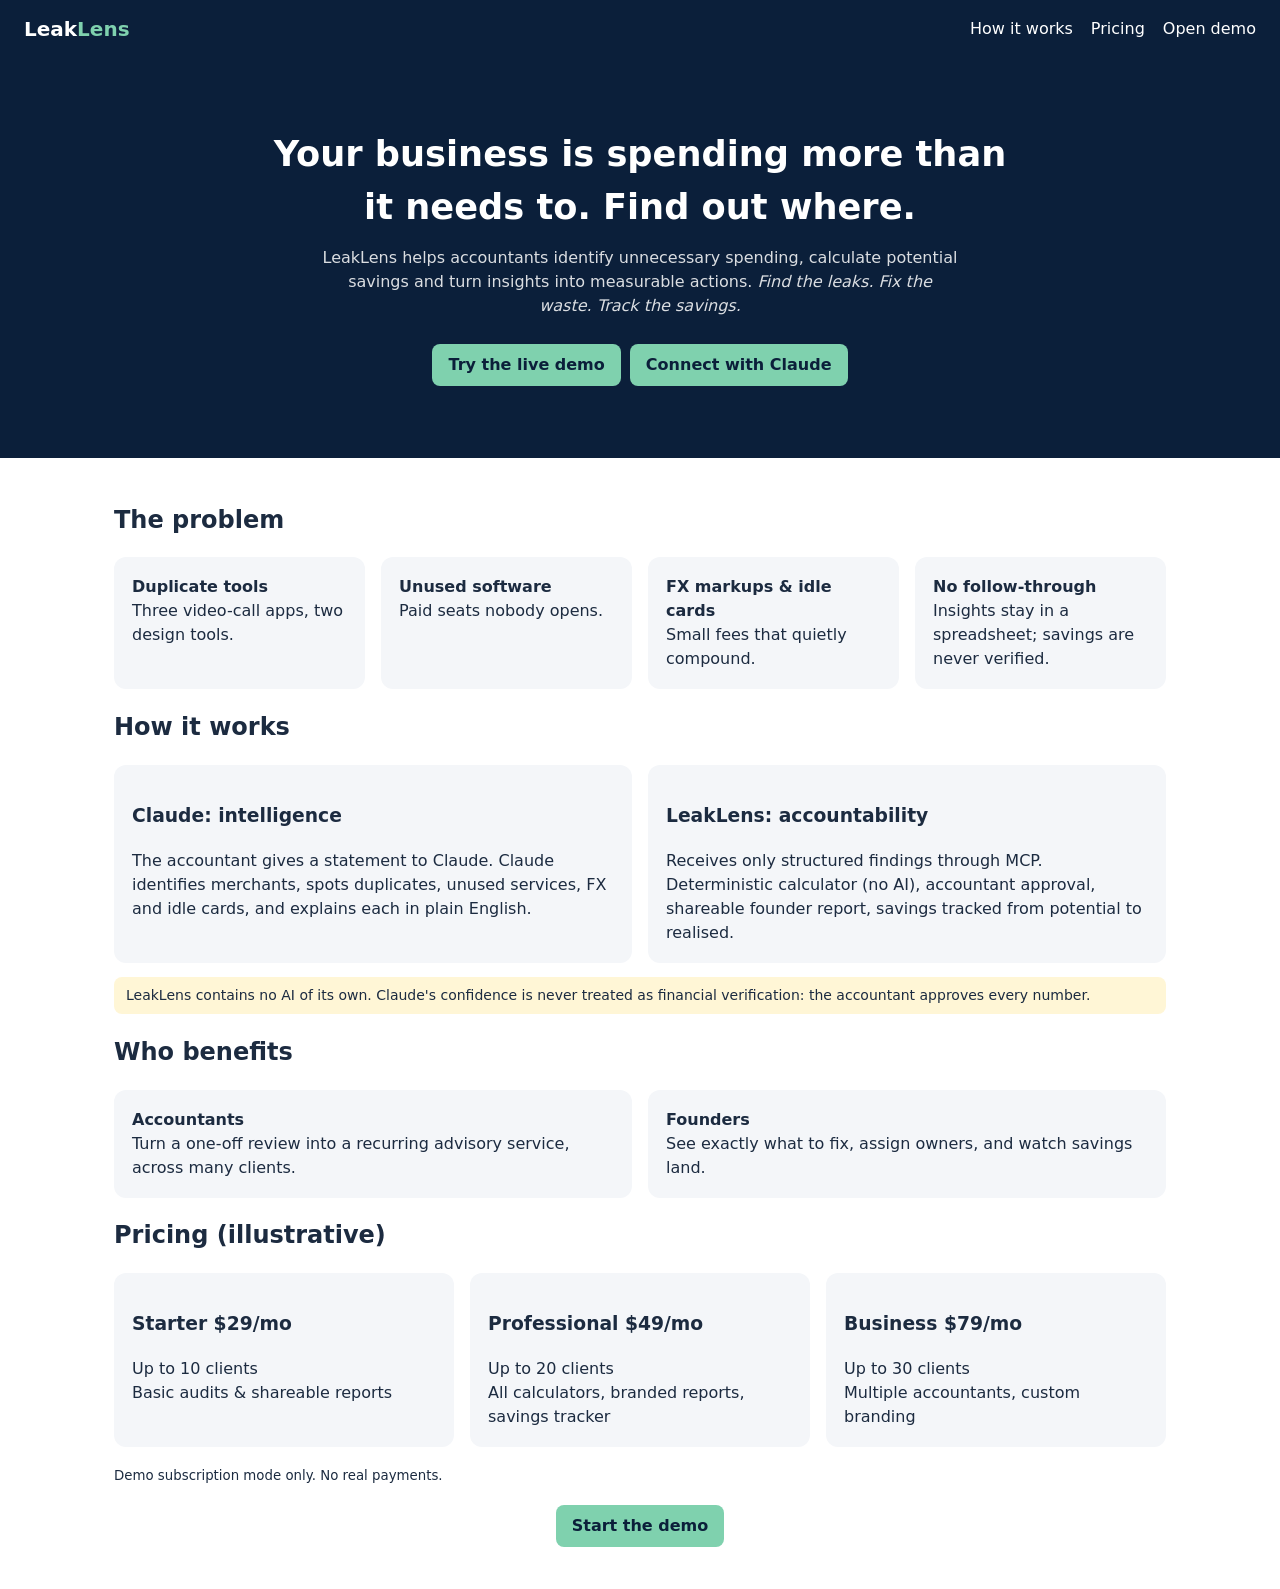
<file: frontend/index.html>
<!doctype html><html lang="en"><head><meta charset="utf-8"><meta name="viewport" content="width=device-width,initial-scale=1"><title>LeakLens</title><link rel="stylesheet" href="style.css"></head><body>
<header class="nav"><a class="logo" href="index.html">Leak<span>Lens</span></a><nav><a href="#how">How it works</a><a href="#pricing">Pricing</a><a href="app.html">Open demo</a></nav></header>
<section class="hero"><h1>Your business is spending more than it needs to. Find out where.</h1>
<p>LeakLens helps accountants identify unnecessary spending, calculate potential savings and turn insights into measurable actions. <i>Find the leaks. Fix the waste. Track the savings.</i></p>
<a class="btn" href="app.html">Try the live demo</a> <a class="btn" href="app.html#/connect">Connect with Claude</a></section>
<div class="wrap"><h2>The problem</h2><div class="grid"><div class="card"><b>Duplicate tools</b><br>Three video-call apps, two design tools.</div><div class="card"><b>Unused software</b><br>Paid seats nobody opens.</div><div class="card"><b>FX markups &amp; idle cards</b><br>Small fees that quietly compound.</div><div class="card"><b>No follow-through</b><br>Insights stay in a spreadsheet; savings are never verified.</div></div>
<h2 id="how">How it works</h2><div class="split"><div class="card"><h3>Claude: intelligence</h3>The accountant gives a statement to Claude. Claude identifies merchants, spots duplicates, unused services, FX and idle cards, and explains each in plain English.</div>
<div class="card"><h3>LeakLens: accountability</h3>Receives only structured findings through MCP. Deterministic calculator (no AI), accountant approval, shareable founder report, savings tracked from potential to realised.</div></div>
<p class="demo">LeakLens contains no AI of its own. Claude's confidence is never treated as financial verification: the accountant approves every number.</p>
<h2>Who benefits</h2><div class="split"><div class="card"><b>Accountants</b><br>Turn a one-off review into a recurring advisory service, across many clients.</div><div class="card"><b>Founders</b><br>See exactly what to fix, assign owners, and watch savings land.</div></div>
<h2 id="pricing">Pricing (illustrative)</h2><div class="grid"><div class="card"><h3>Starter $29/mo</h3>Up to 10 clients<br>Basic audits &amp; shareable reports</div><div class="card"><h3>Professional $49/mo</h3>Up to 20 clients<br>All calculators, branded reports, savings tracker</div><div class="card"><h3>Business $79/mo</h3>Up to 30 clients<br>Multiple accountants, custom branding</div></div>
<p><small>Demo subscription mode only. No real payments.</small></p><p style="text-align:center"><a class="btn" href="app.html">Start the demo</a></p></div></body></html>
</file>
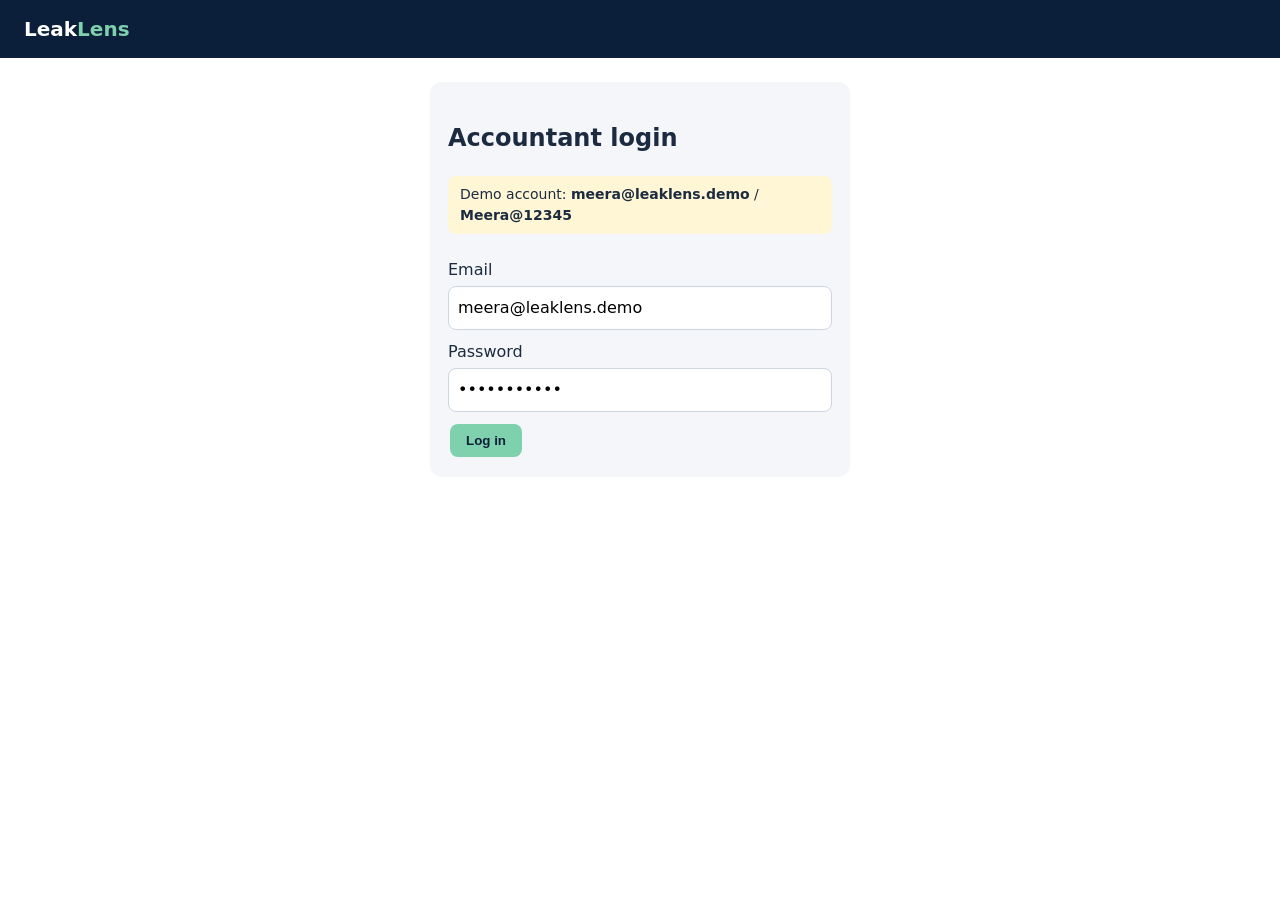
<file: frontend/app.html>
<!doctype html><html lang="en"><head><meta charset="utf-8"><meta name="viewport" content="width=device-width,initial-scale=1"><title>LeakLens App</title><link rel="stylesheet" href="style.css"></head><body>
<header class="nav"><a class="logo" href="index.html">Leak<span>Lens</span></a><nav id="nav"></nav></header><main id="main"></main><div id="toast"></div><script src="app.js"></script></body></html>
</file>
<file: frontend/style.css>
:root{--navy:#0b1f3a;--mint:#7fd1ae;--grey:#f4f6f9;--ink:#1c2b40}
*{box-sizing:border-box}body{margin:0;font:16px/1.5 system-ui,sans-serif;color:var(--ink);background:#fff}
.nav{display:flex;justify-content:space-between;align-items:center;padding:14px 24px;background:var(--navy)}
.nav a{color:#fff;text-decoration:none;margin-left:18px}.logo{font-weight:700;font-size:20px;margin:0!important}.logo span{color:var(--mint)}
.wrap,main{max-width:1100px;margin:0 auto;padding:24px}.hero{background:var(--navy);color:#fff;padding:70px 24px;text-align:center}
.hero h1{font-size:2.2rem;max-width:760px;margin:0 auto 12px}.hero p{max-width:640px;margin:0 auto 24px;opacity:.85}
.btn,button{background:var(--mint);color:var(--navy);border:0;border-radius:8px;padding:9px 16px;font-weight:600;cursor:pointer;text-decoration:none;display:inline-block;margin:2px}
button.sec{background:#e3e8ef}button.bad{background:#f5c2c2}
.grid{display:grid;gap:16px;grid-template-columns:repeat(auto-fit,minmax(220px,1fr))}.card{background:var(--grey);border-radius:12px;padding:18px}
.kpi b{display:block;font-size:1.5rem}.split{display:grid;gap:16px;grid-template-columns:1fr 1fr}@media(max-width:700px){.split{grid-template-columns:1fr}}
table{width:100%;border-collapse:collapse;font-size:14px}th,td{padding:8px;border-bottom:1px solid #e3e8ef;text-align:left;vertical-align:top}.scroll{overflow-x:auto}
input,select,textarea{padding:9px;border:1px solid #cdd5e0;border-radius:8px;width:100%;margin:4px 0 10px;font:inherit}
.tag{padding:2px 8px;border-radius:99px;background:#dff3ea;font-size:12px}.bar{background:#e3e8ef;border-radius:99px;height:12px}.bar i{display:block;height:12px;border-radius:99px;background:var(--mint)}
#toast{position:fixed;bottom:20px;left:50%;transform:translateX(-50%);background:var(--navy);color:#fff;padding:10px 18px;border-radius:8px;display:none}#toast.show{display:block}#toast.bad{background:#a33}
code,pre{background:#eef1f5;padding:2px 6px;border-radius:6px;word-break:break-all;white-space:pre-wrap}.demo{background:#fff6d6;border-radius:8px;padding:8px 12px;font-size:14px}
</file>
